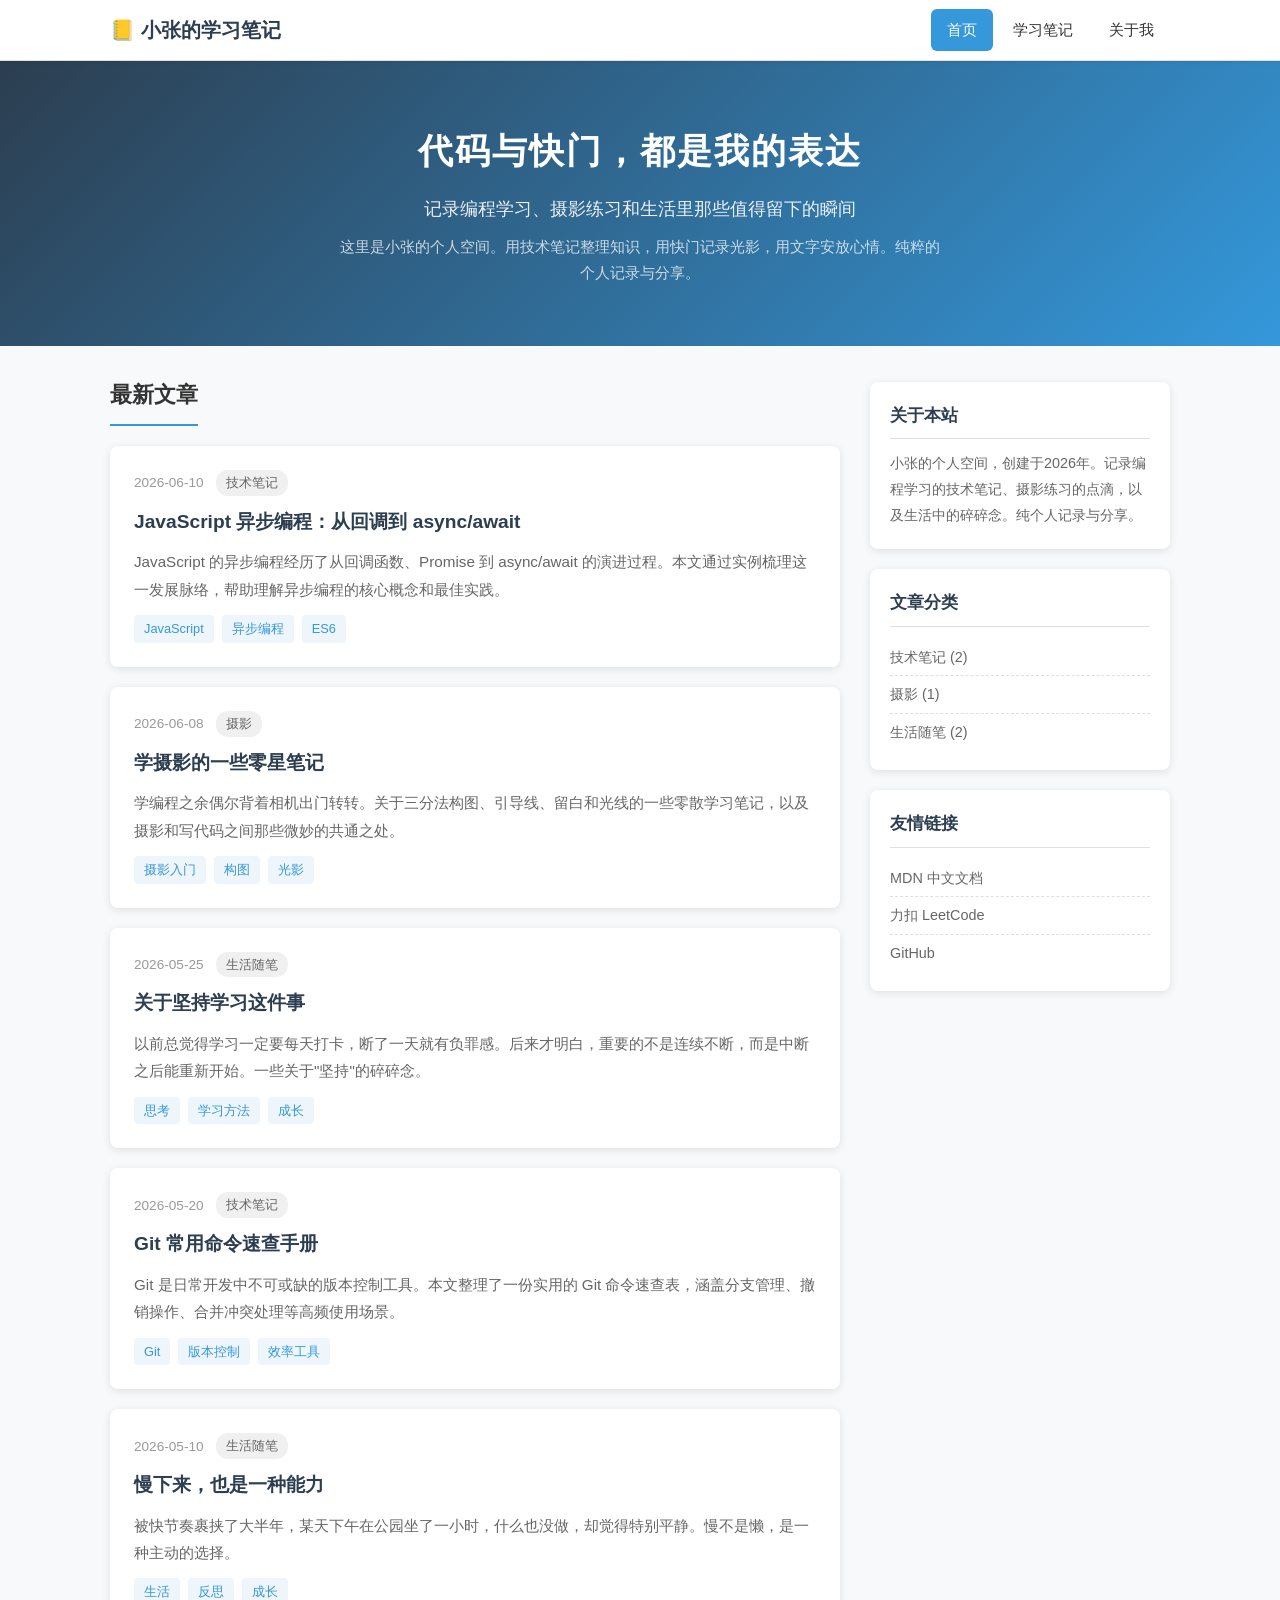
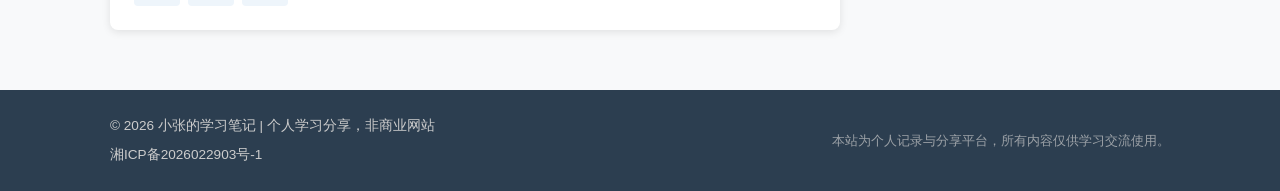
<file: index.html>
<!DOCTYPE html>
<html lang="zh-CN">
<head>
    <meta charset="UTF-8">
    <meta name="viewport" content="width=device-width, initial-scale=1.0">
    <meta name="description" content="小张的学习笔记 - 记录编程、摄影与生活的个人空间">
    <meta name="keywords" content="编程,学习笔记,摄影,生活随笔,技术博客">
    <title>小张的学习笔记 - 首页</title>
    <link rel="stylesheet" href="style.css">
</head>
<body>
    <!-- 头部导航 -->
    <header class="site-header">
        <div class="container">
            <div class="header-inner">
                <a href="index.html" class="site-logo">📒 小张的学习笔记</a>
                <nav class="site-nav">
                    <a href="index.html" class="nav-link active">首页</a>
                    <a href="notes.html" class="nav-link">学习笔记</a>
                    <a href="about.html" class="nav-link">关于我</a>
                </nav>
            </div>
        </div>
    </header>

    <!-- 主横幅 -->
    <section class="hero">
        <div class="container">
            <h1>代码与快门，都是我的表达</h1>
            <p class="hero-subtitle">记录编程学习、摄影练习和生活里那些值得留下的瞬间</p>
            <p class="hero-desc">这里是小张的个人空间。用技术笔记整理知识，用快门记录光影，用文字安放心情。纯粹的个人记录与分享。</p>
        </div>
    </section>

    <!-- 文章列表 -->
    <main class="container">
        <section class="article-list">
            <h2 class="section-title">最新文章</h2>

            <article class="post-card">
                <div class="post-meta">
                    <span class="post-date">2026-06-10</span>
                    <span class="post-category">技术笔记</span>
                </div>
                <h3 class="post-title"><a href="article.html?article=javascript-async">JavaScript 异步编程：从回调到 async/await</a></h3>
                <p class="post-excerpt">JavaScript 的异步编程经历了从回调函数、Promise 到 async/await 的演进过程。本文通过实例梳理这一发展脉络，帮助理解异步编程的核心概念和最佳实践。</p>
                <div class="post-tags">
                    <span class="tag">JavaScript</span>
                    <span class="tag">异步编程</span>
                    <span class="tag">ES6</span>
                </div>
            </article>

            <article class="post-card">
                <div class="post-meta">
                    <span class="post-date">2026-06-08</span>
                    <span class="post-category">摄影</span>
                </div>
                <h3 class="post-title"><a href="article.html?article=photography-basics">学摄影的一些零星笔记</a></h3>
                <p class="post-excerpt">学编程之余偶尔背着相机出门转转。关于三分法构图、引导线、留白和光线的一些零散学习笔记，以及摄影和写代码之间那些微妙的共通之处。</p>
                <div class="post-tags">
                    <span class="tag">摄影入门</span>
                    <span class="tag">构图</span>
                    <span class="tag">光影</span>
                </div>
            </article>

            <article class="post-card">
                <div class="post-meta">
                    <span class="post-date">2026-05-25</span>
                    <span class="post-category">生活随笔</span>
                </div>
                <h3 class="post-title"><a href="article.html?article=persistence">关于坚持学习这件事</a></h3>
                <p class="post-excerpt">以前总觉得学习一定要每天打卡，断了一天就有负罪感。后来才明白，重要的不是连续不断，而是中断之后能重新开始。一些关于"坚持"的碎碎念。</p>
                <div class="post-tags">
                    <span class="tag">思考</span>
                    <span class="tag">学习方法</span>
                    <span class="tag">成长</span>
                </div>
            </article>

            <article class="post-card">
                <div class="post-meta">
                    <span class="post-date">2026-05-20</span>
                    <span class="post-category">技术笔记</span>
                </div>
                <h3 class="post-title"><a href="article.html?article=git-commands">Git 常用命令速查手册</a></h3>
                <p class="post-excerpt">Git 是日常开发中不可或缺的版本控制工具。本文整理了一份实用的 Git 命令速查表，涵盖分支管理、撤销操作、合并冲突处理等高频使用场景。</p>
                <div class="post-tags">
                    <span class="tag">Git</span>
                    <span class="tag">版本控制</span>
                    <span class="tag">效率工具</span>
                </div>
            </article>

            <article class="post-card">
                <div class="post-meta">
                    <span class="post-date">2026-05-10</span>
                    <span class="post-category">生活随笔</span>
                </div>
                <h3 class="post-title"><a href="article.html?article=slow-down">慢下来，也是一种能力</a></h3>
                <p class="post-excerpt">被快节奏裹挟了大半年，某天下午在公园坐了一小时，什么也没做，却觉得特别平静。慢不是懒，是一种主动的选择。</p>
                <div class="post-tags">
                    <span class="tag">生活</span>
                    <span class="tag">反思</span>
                    <span class="tag">成长</span>
                </div>
            </article>
        </section>

        <!-- 侧边栏 -->
        <aside class="sidebar">
            <div class="sidebar-widget">
                <h3>关于本站</h3>
                <p>小张的个人空间，创建于2026年。记录编程学习的技术笔记、摄影练习的点滴，以及生活中的碎碎念。纯个人记录与分享。</p>
            </div>

            <div class="sidebar-widget">
                <h3>文章分类</h3>
                <ul class="category-list">
                    <li><a href="notes.html">技术笔记 (2)</a></li>
                    <li><a href="notes.html">摄影 (1)</a></li>
                    <li><a href="notes.html">生活随笔 (2)</a></li>
                </ul>
            </div>

            <div class="sidebar-widget">
                <h3>友情链接</h3>
                <ul class="friend-links">
                    <li><a href="https://developer.mozilla.org/zh-CN/" target="_blank" rel="noopener">MDN 中文文档</a></li>
                    <li><a href="https://leetcode.cn/" target="_blank" rel="noopener">力扣 LeetCode</a></li>
                    <li><a href="https://github.com/" target="_blank" rel="noopener">GitHub</a></li>
                </ul>
            </div>
        </aside>
    </main>

    <!-- 页脚 -->
    <footer class="site-footer">
        <div class="container">
            <div class="footer-inner">
                <div class="footer-info">
                    <p>&copy; 2026 小张的学习笔记 | 个人学习分享，非商业网站</p>
                    <p class="icp-info">
                        <a href="https://beian.miit.gov.cn/" target="_blank" rel="noopener noreferrer">湘ICP备2026022903号-1</a>
                    </p>
                </div>
                <div class="footer-statement">
                    <p>本站为个人记录与分享平台，所有内容仅供学习交流使用。</p>
                </div>
            </div>
        </div>
    </footer>
</body>
</html>
</file>
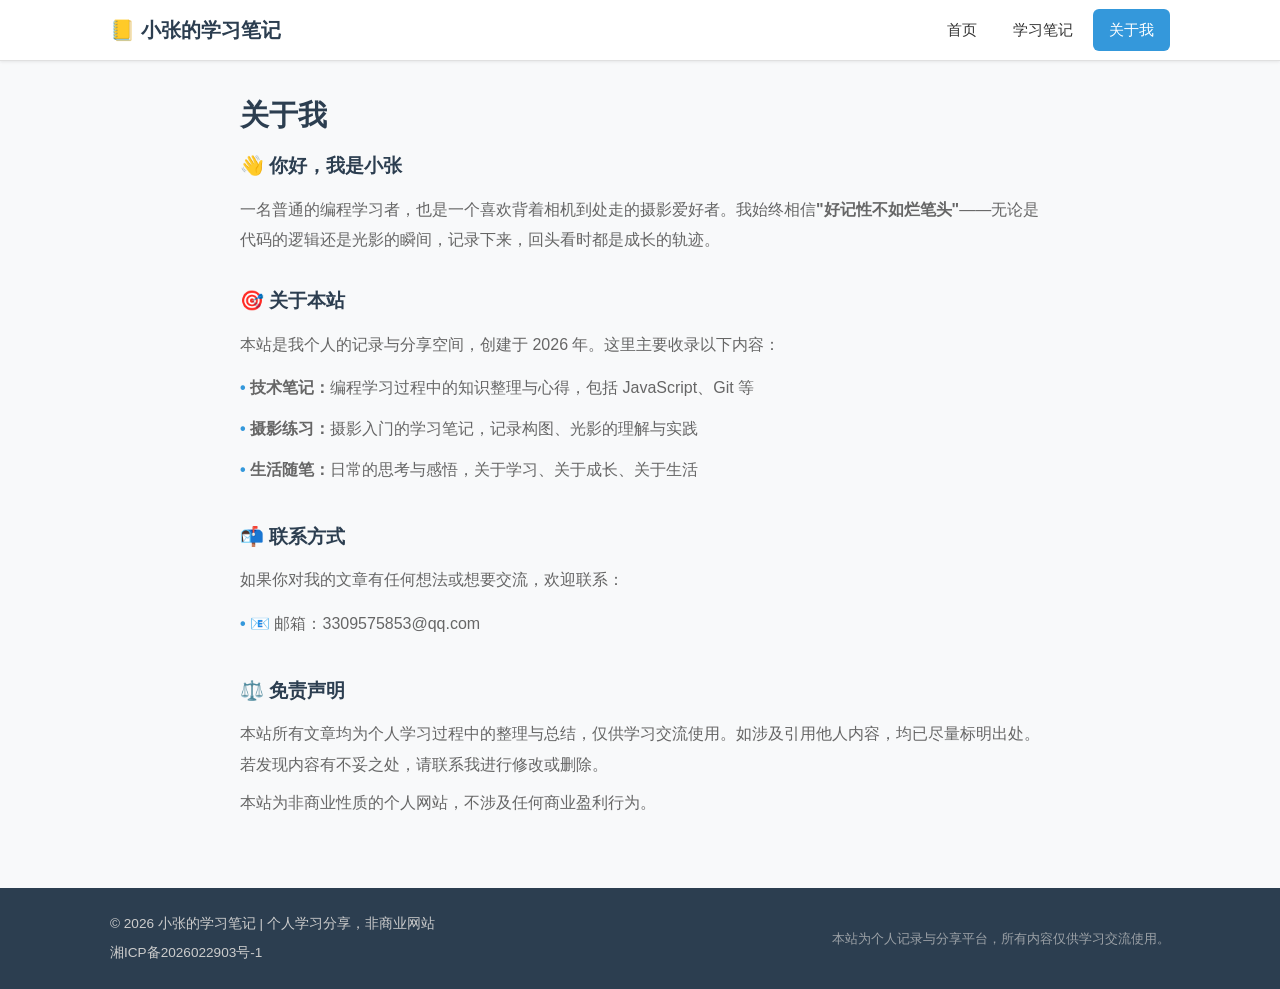
<file: about.html>
<!DOCTYPE html>
<html lang="zh-CN">
<head>
    <meta charset="UTF-8">
    <meta name="viewport" content="width=device-width, initial-scale=1.0">
    <meta name="description" content="关于小张 - 一个热爱编程、摄影与记录生活的人">
    <title>关于我 - 小张的学习笔记</title>
    <link rel="stylesheet" href="style.css">
</head>
<body>
    <header class="site-header">
        <div class="container">
            <div class="header-inner">
                <a href="index.html" class="site-logo">📒 小张的学习笔记</a>
                <nav class="site-nav">
                    <a href="index.html" class="nav-link">首页</a>
                    <a href="notes.html" class="nav-link">学习笔记</a>
                    <a href="about.html" class="nav-link active">关于我</a>
                </nav>
            </div>
        </div>
    </header>

    <main class="container">
        <section class="page-content">
            <h1 class="page-title">关于我</h1>

            <div class="about-section">
                <h2>👋 你好，我是小张</h2>
                <p>一名普通的编程学习者，也是一个喜欢背着相机到处走的摄影爱好者。我始终相信<strong>"好记性不如烂笔头"</strong>——无论是代码的逻辑还是光影的瞬间，记录下来，回头看时都是成长的轨迹。</p>
            </div>

            <div class="about-section">
                <h2>🎯 关于本站</h2>
                <p>本站是我个人的记录与分享空间，创建于 2026 年。这里主要收录以下内容：</p>
                <ul class="about-list">
                    <li><strong>技术笔记：</strong>编程学习过程中的知识整理与心得，包括 JavaScript、Git 等</li>
                    <li><strong>摄影练习：</strong>摄影入门的学习笔记，记录构图、光影的理解与实践</li>
                    <li><strong>生活随笔：</strong>日常的思考与感悟，关于学习、关于成长、关于生活</li>
                </ul>
            </div>

            <div class="about-section">
                <h2>📬 联系方式</h2>
                <p>如果你对我的文章有任何想法或想要交流，欢迎联系：</p>
                <ul class="about-list">
                    <li>📧 邮箱：3309575853@qq.com</li>
                </ul>
            </div>

            <div class="about-section">
                <h2>⚖️ 免责声明</h2>
                <p>本站所有文章均为个人学习过程中的整理与总结，仅供学习交流使用。如涉及引用他人内容，均已尽量标明出处。若发现内容有不妥之处，请联系我进行修改或删除。</p>
                <p>本站为非商业性质的个人网站，不涉及任何商业盈利行为。</p>
            </div>
        </section>
    </main>

    <footer class="site-footer">
        <div class="container">
            <div class="footer-inner">
                <div class="footer-info">
                    <p>&copy; 2026 小张的学习笔记 | 个人学习分享，非商业网站</p>
                    <p class="icp-info">
                        <a href="https://beian.miit.gov.cn/" target="_blank" rel="noopener noreferrer">湘ICP备2026022903号-1</a>
                    </p>
                </div>
                <div class="footer-statement">
                    <p>本站为个人记录与分享平台，所有内容仅供学习交流使用。</p>
                </div>
            </div>
        </div>
    </footer>
</body>
</html>
</file>
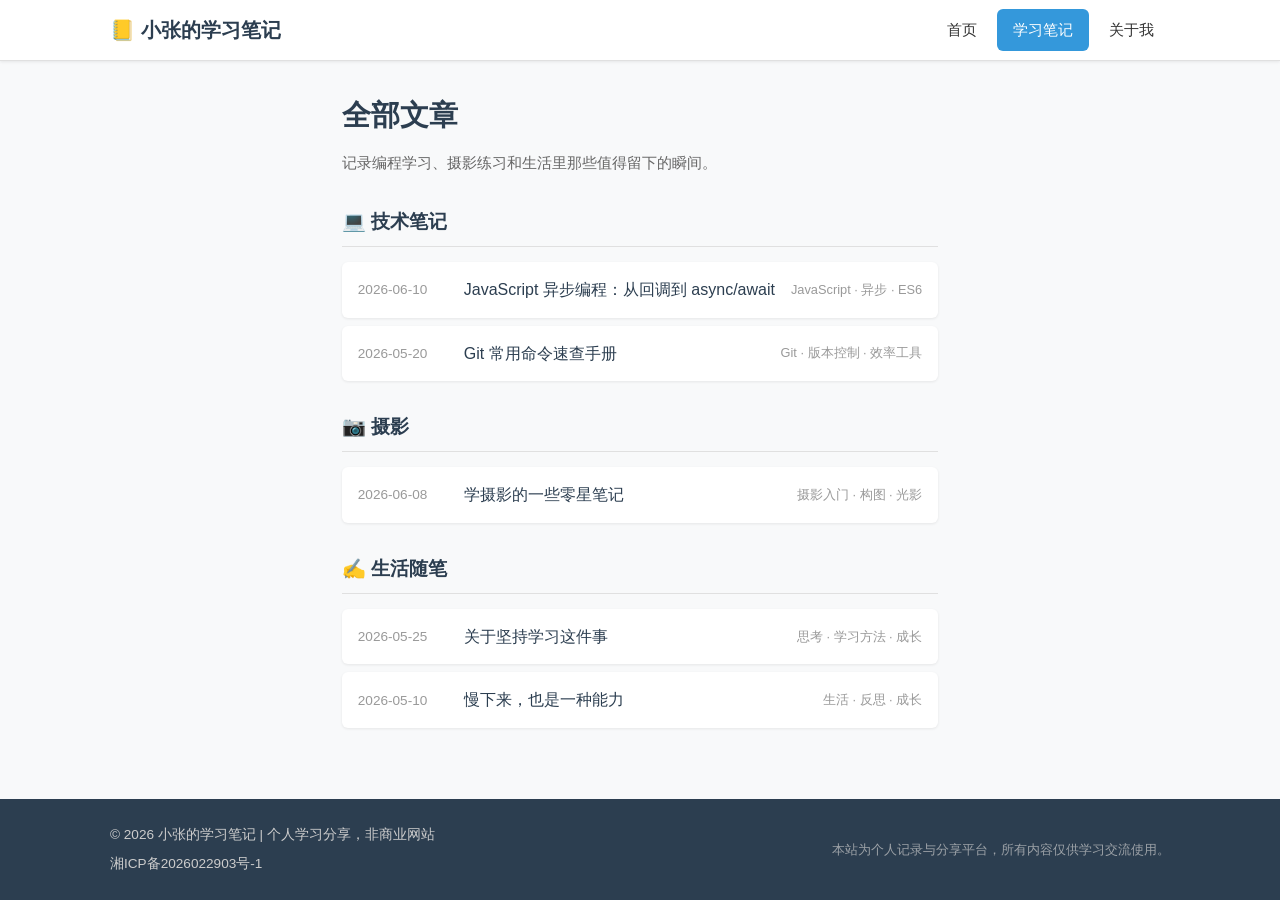
<file: notes.html>
<!DOCTYPE html>
<html lang="zh-CN">
<head>
    <meta charset="UTF-8">
    <meta name="viewport" content="width=device-width, initial-scale=1.0">
    <meta name="description" content="小张的学习笔记 - 全部文章列表">
    <title>全部文章 - 小张的学习笔记</title>
    <link rel="stylesheet" href="style.css">
</head>
<body>
    <header class="site-header">
        <div class="container">
            <div class="header-inner">
                <a href="index.html" class="site-logo">📒 小张的学习笔记</a>
                <nav class="site-nav">
                    <a href="index.html" class="nav-link">首页</a>
                    <a href="notes.html" class="nav-link active">学习笔记</a>
                    <a href="about.html" class="nav-link">关于我</a>
                </nav>
            </div>
        </div>
    </header>

    <main class="container">
        <section class="page-content">
            <h1 class="page-title">全部文章</h1>
            <p class="page-desc">记录编程学习、摄影练习和生活里那些值得留下的瞬间。</p>

            <!-- 技术笔记 -->
            <h2 class="category-heading">💻 技术笔记</h2>
            <div class="notes-grid">
                <div class="note-item">
                    <span class="note-date">2026-06-10</span>
                    <a href="article.html?article=javascript-async" class="note-title">JavaScript 异步编程：从回调到 async/await</a>
                    <span class="note-tags">JavaScript · 异步 · ES6</span>
                </div>
                <div class="note-item">
                    <span class="note-date">2026-05-20</span>
                    <a href="article.html?article=git-commands" class="note-title">Git 常用命令速查手册</a>
                    <span class="note-tags">Git · 版本控制 · 效率工具</span>
                </div>
            </div>

            <!-- 摄影 -->
            <h2 class="category-heading">📷 摄影</h2>
            <div class="notes-grid">
                <div class="note-item">
                    <span class="note-date">2026-06-08</span>
                    <a href="article.html?article=photography-basics" class="note-title">学摄影的一些零星笔记</a>
                    <span class="note-tags">摄影入门 · 构图 · 光影</span>
                </div>
            </div>

            <!-- 生活随笔 -->
            <h2 class="category-heading">✍️ 生活随笔</h2>
            <div class="notes-grid">
                <div class="note-item">
                    <span class="note-date">2026-05-25</span>
                    <a href="article.html?article=persistence" class="note-title">关于坚持学习这件事</a>
                    <span class="note-tags">思考 · 学习方法 · 成长</span>
                </div>
                <div class="note-item">
                    <span class="note-date">2026-05-10</span>
                    <a href="article.html?article=slow-down" class="note-title">慢下来，也是一种能力</a>
                    <span class="note-tags">生活 · 反思 · 成长</span>
                </div>
            </div>
        </section>
    </main>

    <footer class="site-footer">
        <div class="container">
            <div class="footer-inner">
                <div class="footer-info">
                    <p>&copy; 2026 小张的学习笔记 | 个人学习分享，非商业网站</p>
                    <p class="icp-info">
                        <a href="https://beian.miit.gov.cn/" target="_blank" rel="noopener noreferrer">湘ICP备2026022903号-1</a>
                    </p>
                </div>
                <div class="footer-statement">
                    <p>本站为个人记录与分享平台，所有内容仅供学习交流使用。</p>
                </div>
            </div>
        </div>
    </footer>
</body>
</html>
</file>
<file: style.css>
/* ========================================
   小张的学习笔记 - 主样式表
   ======================================== */

/* --- 基础重置与变量 --- */
*, *::before, *::after {
    box-sizing: border-box;
    margin: 0;
    padding: 0;
}

:root {
    --color-primary: #2c3e50;
    --color-accent: #3498db;
    --color-accent-hover: #2980b9;
    --color-bg: #f8f9fa;
    --color-white: #ffffff;
    --color-text: #333333;
    --color-text-light: #666666;
    --color-text-lighter: #999999;
    --color-border: #e0e0e0;
    --color-tag-bg: #eef5fb;
    --color-tag-text: #3498db;
    --color-category-bg: #f0f0f0;
    --color-footer-bg: #2c3e50;
    --color-footer-text: #cccccc;
    --shadow-sm: 0 1px 3px rgba(0,0,0,0.08);
    --shadow-md: 0 2px 8px rgba(0,0,0,0.1);
    --radius: 8px;
    --max-width: 1100px;
}

html {
    font-size: 16px;
    scroll-behavior: smooth;
}

body {
    font-family: -apple-system, BlinkMacSystemFont, "Segoe UI", "PingFang SC", "Hiragino Sans GB", "Microsoft YaHei", "Helvetica Neue", Arial, sans-serif;
    color: var(--color-text);
    background-color: var(--color-bg);
    line-height: 1.7;
    min-height: 100vh;
    display: flex;
    flex-direction: column;
}

.container {
    max-width: var(--max-width);
    margin: 0 auto;
    padding: 0 20px;
}

a {
    color: var(--color-accent);
    text-decoration: none;
    transition: color 0.2s;
}

a:hover {
    color: var(--color-accent-hover);
}

/* --- 头部导航 --- */
.site-header {
    background: var(--color-white);
    border-bottom: 1px solid var(--color-border);
    box-shadow: var(--shadow-sm);
    position: sticky;
    top: 0;
    z-index: 100;
}

.header-inner {
    display: flex;
    justify-content: space-between;
    align-items: center;
    height: 60px;
    flex-wrap: wrap;
}

.site-logo {
    font-size: 1.25rem;
    font-weight: 700;
    color: var(--color-primary);
    white-space: nowrap;
}

.site-logo:hover {
    color: var(--color-accent);
}

.site-nav {
    display: flex;
    gap: 4px;
}

.nav-link {
    padding: 8px 16px;
    border-radius: 6px;
    color: var(--color-text);
    font-size: 0.95rem;
    font-weight: 500;
    transition: background 0.2s, color 0.2s;
}

.nav-link:hover,
.nav-link.active {
    background: var(--color-accent);
    color: var(--color-white);
}

/* --- Hero 横幅 --- */
.hero {
    background: linear-gradient(135deg, #2c3e50 0%, #3498db 100%);
    color: var(--color-white);
    padding: 60px 0;
    text-align: center;
}

.hero h1 {
    font-size: 2.2rem;
    font-weight: 700;
    margin-bottom: 12px;
    letter-spacing: 2px;
}

.hero-subtitle {
    font-size: 1.15rem;
    opacity: 0.9;
    margin-bottom: 10px;
}

.hero-desc {
    font-size: 0.95rem;
    opacity: 0.75;
    max-width: 600px;
    margin: 0 auto;
}

/* --- 主要内容区 --- */
main.container {
    display: grid;
    grid-template-columns: 1fr 300px;
    gap: 30px;
    padding-top: 30px;
    padding-bottom: 40px;
    flex: 1;
}

.section-title {
    font-size: 1.4rem;
    margin-bottom: 20px;
    padding-bottom: 10px;
    border-bottom: 2px solid var(--color-accent);
    display: inline-block;
}

/* --- 文章卡片 --- */
.post-card {
    background: var(--color-white);
    padding: 24px;
    margin-bottom: 20px;
    border-radius: var(--radius);
    box-shadow: var(--shadow-md);
    transition: transform 0.2s, box-shadow 0.2s;
}

.post-card:hover {
    transform: translateY(-2px);
    box-shadow: 0 4px 16px rgba(0,0,0,0.12);
}

.post-meta {
    display: flex;
    gap: 12px;
    align-items: center;
    margin-bottom: 10px;
    font-size: 0.85rem;
}

.post-date {
    color: var(--color-text-lighter);
}

.post-category {
    background: var(--color-category-bg);
    padding: 2px 10px;
    border-radius: 12px;
    font-size: 0.8rem;
    color: var(--color-text-light);
}

.post-title {
    font-size: 1.2rem;
    margin-bottom: 10px;
}

.post-title a {
    color: var(--color-primary);
}

.post-title a:hover {
    color: var(--color-accent);
}

.post-excerpt {
    color: var(--color-text-light);
    font-size: 0.95rem;
    margin-bottom: 12px;
    line-height: 1.8;
}

.post-tags {
    display: flex;
    gap: 8px;
    flex-wrap: wrap;
}

.tag {
    background: var(--color-tag-bg);
    color: var(--color-tag-text);
    padding: 3px 10px;
    border-radius: 4px;
    font-size: 0.8rem;
}

/* --- 侧边栏 --- */
.sidebar {
    padding-top: 6px;
}

.sidebar-widget {
    background: var(--color-white);
    padding: 20px;
    margin-bottom: 20px;
    border-radius: var(--radius);
    box-shadow: var(--shadow-md);
}

.sidebar-widget h3 {
    font-size: 1.05rem;
    margin-bottom: 12px;
    padding-bottom: 8px;
    border-bottom: 1px solid var(--color-border);
    color: var(--color-primary);
}

.sidebar-widget p {
    font-size: 0.9rem;
    color: var(--color-text-light);
    line-height: 1.8;
}

.category-list,
.friend-links {
    list-style: none;
}

.category-list li,
.friend-links li {
    padding: 6px 0;
    border-bottom: 1px dashed var(--color-border);
}

.category-list li:last-child,
.friend-links li:last-child {
    border-bottom: none;
}

.category-list a,
.friend-links a {
    font-size: 0.9rem;
    color: var(--color-text-light);
    display: block;
    transition: color 0.2s, padding-left 0.2s;
}

.category-list a:hover,
.friend-links a:hover {
    color: var(--color-accent);
    padding-left: 4px;
}

/* --- 页面内容区（笔记列表页、关于页、留言板） --- */
.page-content {
    grid-column: 1 / -1;
    max-width: 800px;
}

.page-title {
    font-size: 1.8rem;
    margin-bottom: 10px;
    color: var(--color-primary);
}

.page-desc {
    color: var(--color-text-light);
    margin-bottom: 30px;
    font-size: 0.95rem;
}

/* --- 分类标题 --- */
.category-heading {
    font-size: 1.2rem;
    color: var(--color-primary);
    margin: 30px 0 15px;
    padding-bottom: 8px;
    border-bottom: 1px solid var(--color-border);
}

/* --- 笔记网格 --- */
.notes-grid {
    margin-bottom: 20px;
}

.note-item {
    display: flex;
    align-items: center;
    gap: 16px;
    padding: 14px 16px;
    background: var(--color-white);
    border-radius: 6px;
    margin-bottom: 8px;
    box-shadow: var(--shadow-sm);
    transition: background 0.2s;
    flex-wrap: wrap;
}

.note-item:hover {
    background: #f0f7ff;
}

.note-date {
    color: var(--color-text-lighter);
    font-size: 0.85rem;
    white-space: nowrap;
    min-width: 90px;
}

.note-title {
    flex: 1;
    font-weight: 500;
    color: var(--color-primary);
    min-width: 200px;
}

.note-tags {
    color: var(--color-text-lighter);
    font-size: 0.8rem;
    white-space: nowrap;
}

/* --- 关于页 --- */
.about-section {
    margin-bottom: 30px;
}

.about-section h2 {
    font-size: 1.2rem;
    color: var(--color-primary);
    margin-bottom: 12px;
}

.about-section p {
    color: var(--color-text-light);
    line-height: 1.9;
    margin-bottom: 8px;
}

.about-list {
    list-style: none;
    padding-left: 0;
    margin-bottom: 10px;
}

.about-list li {
    padding: 6px 0;
    color: var(--color-text-light);
    line-height: 1.8;
}

.about-list li::before {
    content: "• ";
    color: var(--color-accent);
    font-weight: bold;
}

/* --- 留言板 --- */
.guestbook-form {
    background: var(--color-white);
    padding: 24px;
    border-radius: var(--radius);
    box-shadow: var(--shadow-md);
    margin-bottom: 30px;
}

.guestbook-form h3 {
    margin-bottom: 16px;
    color: var(--color-primary);
}

.form-group {
    margin-bottom: 14px;
}

.form-group label {
    display: block;
    font-weight: 500;
    margin-bottom: 6px;
    color: var(--color-primary);
    font-size: 0.9rem;
}

.form-group input,
.form-group textarea {
    width: 100%;
    padding: 10px 14px;
    border: 1px solid var(--color-border);
    border-radius: 6px;
    font-size: 0.95rem;
    font-family: inherit;
    transition: border-color 0.2s;
    background: var(--color-bg);
}

.form-group input:focus,
.form-group textarea:focus {
    outline: none;
    border-color: var(--color-accent);
    background: var(--color-white);
}

.btn-submit {
    background: var(--color-accent);
    color: var(--color-white);
    border: none;
    padding: 10px 28px;
    border-radius: 6px;
    font-size: 0.95rem;
    cursor: pointer;
    transition: background 0.2s;
    letter-spacing: 2px;
}

.btn-submit:hover {
    background: var(--color-accent-hover);
}

/* --- 留言列表 --- */
.guestbook-entries h3 {
    margin-bottom: 16px;
    color: var(--color-primary);
}

.guestbook-entry {
    background: var(--color-white);
    padding: 20px;
    border-radius: var(--radius);
    box-shadow: var(--shadow-sm);
    margin-bottom: 14px;
}

.entry-header {
    display: flex;
    justify-content: space-between;
    align-items: center;
    margin-bottom: 10px;
}

.entry-author {
    font-weight: 600;
    color: var(--color-primary);
}

.entry-date {
    font-size: 0.85rem;
    color: var(--color-text-lighter);
}

.entry-content {
    color: var(--color-text-light);
    line-height: 1.8;
    font-size: 0.95rem;
}

/* --- 页脚 --- */
.site-footer {
    background: var(--color-footer-bg);
    color: var(--color-footer-text);
    padding: 24px 0;
    margin-top: auto;
}

.footer-inner {
    display: flex;
    justify-content: space-between;
    align-items: center;
    flex-wrap: wrap;
    gap: 16px;
}

.footer-info p {
    font-size: 0.85rem;
    line-height: 1.8;
}

.icp-info {
    margin-top: 4px;
}

.icp-info a {
    color: var(--color-footer-text);
    font-size: 0.85rem;
}

.icp-info a:hover {
    color: var(--color-white);
    text-decoration: underline;
}

.footer-statement p {
    font-size: 0.8rem;
    opacity: 0.7;
    text-align: right;
}

/* --- 响应式 --- */
@media (max-width: 768px) {
    main.container {
        grid-template-columns: 1fr;
    }

    .sidebar {
        order: 2;
    }

    .hero {
        padding: 40px 0;
    }

    .hero h1 {
        font-size: 1.6rem;
    }

    .header-inner {
        height: auto;
        padding: 12px 0;
        gap: 10px;
    }

    .site-nav {
        width: 100%;
        justify-content: center;
        flex-wrap: wrap;
    }

    .nav-link {
        padding: 6px 12px;
        font-size: 0.85rem;
    }

    .footer-inner {
        flex-direction: column;
        text-align: center;
    }

    .footer-statement p {
        text-align: center;
    }

    .note-item {
        flex-direction: column;
        align-items: flex-start;
        gap: 6px;
    }

    .post-meta {
        flex-wrap: wrap;
    }
}
</file>
